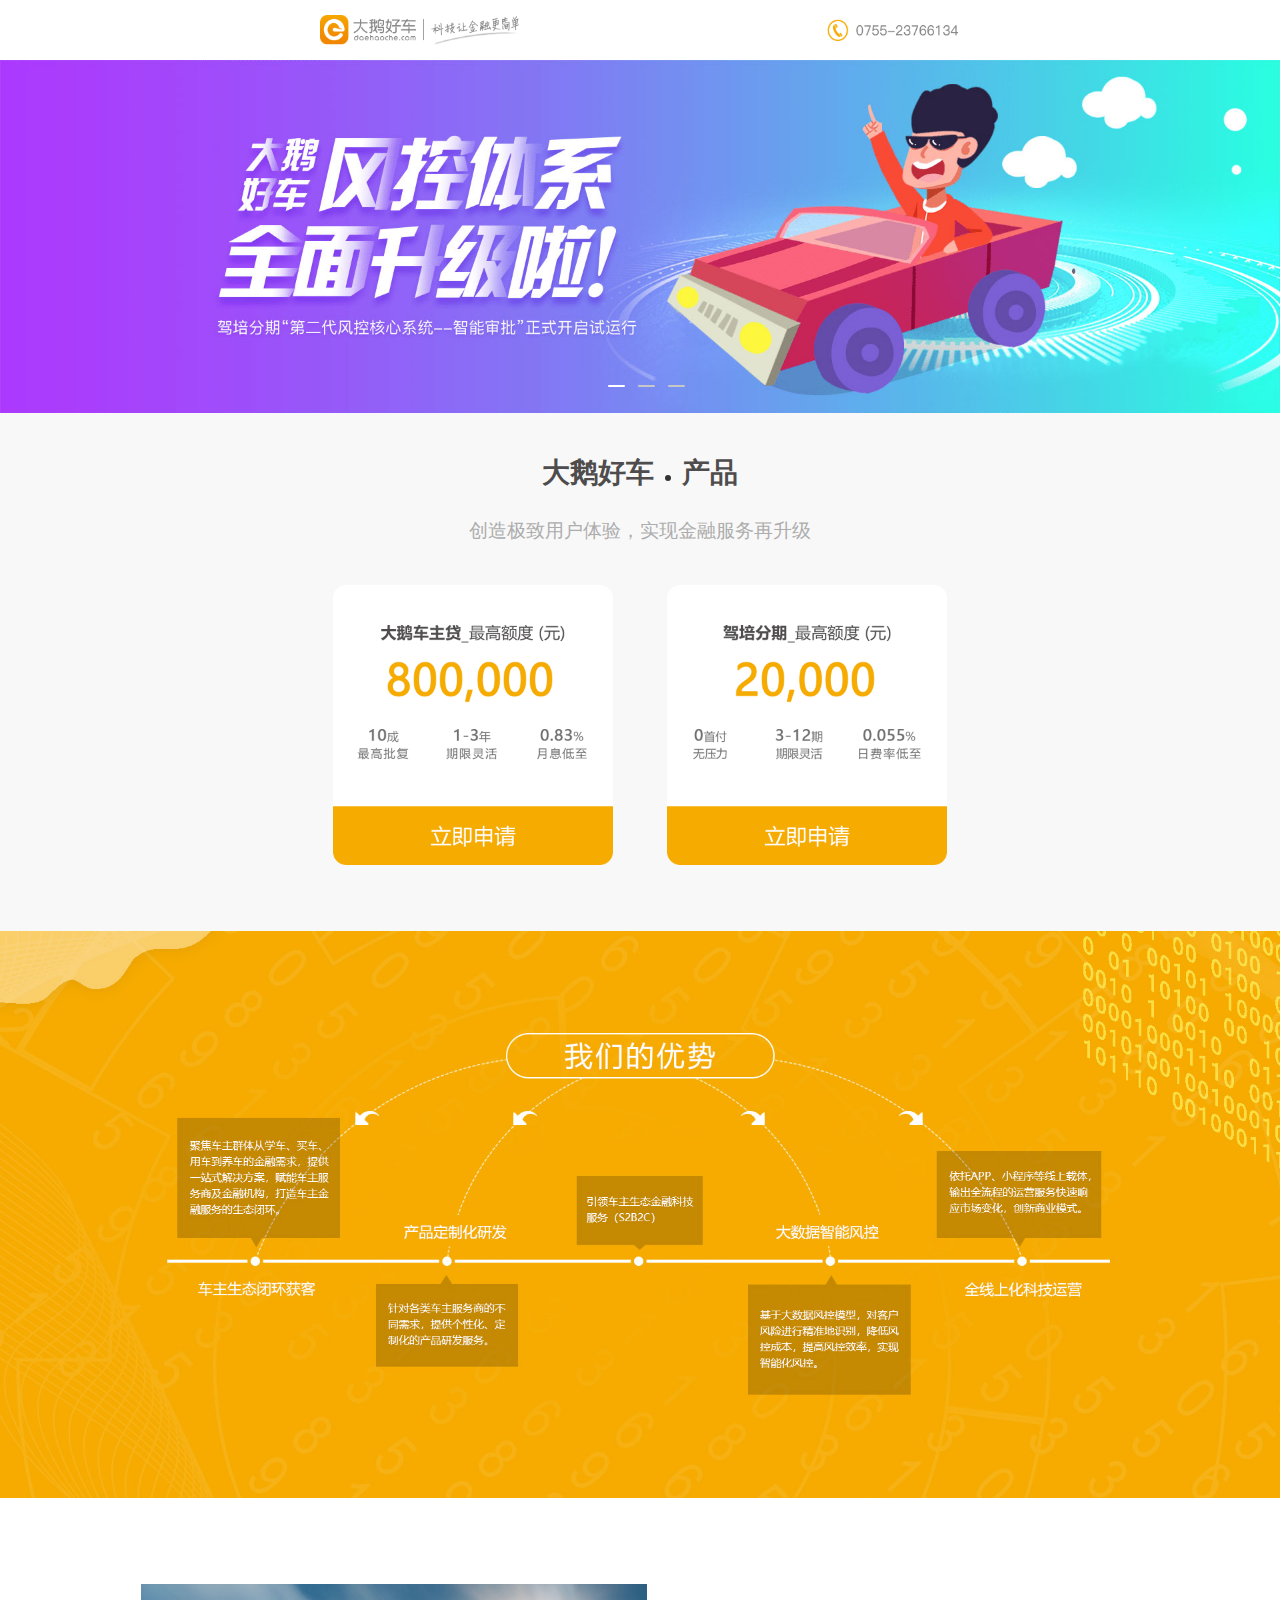
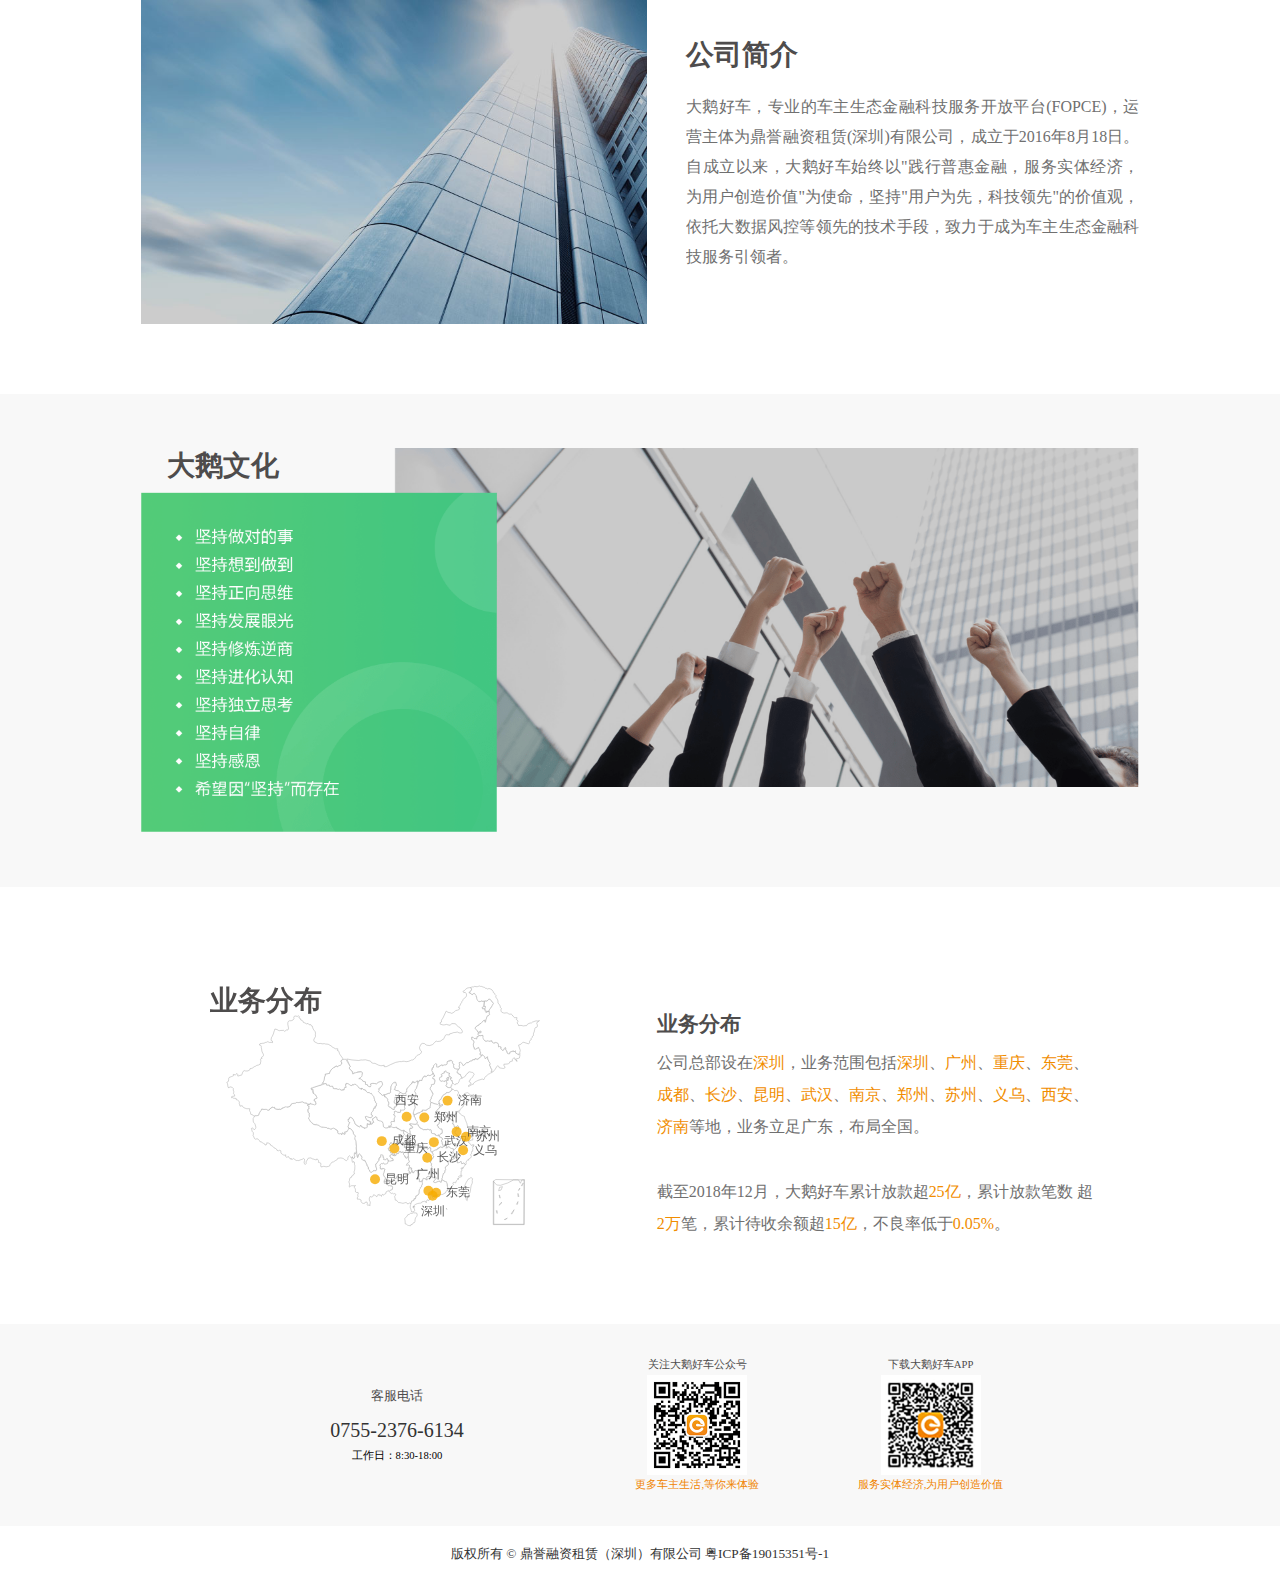
<file: index.html>
<!DOCTYPE html>
<html lang="en">

<head>
    <meta name="viewport" content="width=device-width, initial-scale=1.0">
    <meta http-equiv="X-UA-Compatible" content="IE=edge,chrome=1" />
    <meta http-equiv="Content-Type" content="text/html; charset=UTF-8" />
    <meta name="keywords" content="大鹅好车|车主贷|大额借款|智能风控|学车分期|引领车主生态金融科技服务">
    <meta name="description" content="大鹅好车是专业的车主生态金融科技服务开放平台，为小微企业及个人解决融资难题！">
    <meta name="baidu-site-verification" content="cDz2S46jZj" />
    <META HTTP-EQUIV="Pragma" CONTENT="no-cache">
    <META HTTP-EQUIV="Cache-Control" CONTENT="no-cache">
    <META HTTP-EQUIV="Expires" CONTENT="0">
    <meta name="baidu-site-verification" content="BmdSg5puD1" />
    <title>大鹅好车-官方网站</title>
</head>
<link rel="stylesheet" type="text/css" href="./css/index.css">
<link rel="stylesheet" type="text/css" href="./css/swiper.min.css">
<link rel="icon" href="./img/mypanda.ico" type="image/x-icon">
<script src="./js/jquery-3.3.1.min.js"></script>
<script src="./js/swiper.min.js"></script>
<script src="./js/echarts.min.js"></script>
<script src="./js/china.js"></script>

<body>
    <div class="home_bg">
        <section>
            <header class="dae-header">
                <img class="logo logo_left" src="./img/logo.png" alt="">
                <!-- <img class="logo_mid" alt=""> -->
                <img class="logo logo_right" src="./img/service.png" alt="">
            </header>
        </section>
        <section class="swiper_box">
            <div class="swiper-container">
                <div class="swiper-wrapper">
                    <!-- <div class="swiper-slide"><img src="./img/banner1.jpg" alt=""></div> -->
                    <div class="swiper-slide"><img src="./img/banner2.jpg" alt=""></div>
                    <div class="swiper-slide"><a class="navito" href="./chedai.html" target="_blank"><img src="./img/banner3.jpg"
                                alt=""></a></div>
                    <div class="swiper-slide"><a class="navito" href="./jiapei.html" target="_blank"><img src="./img/banner4.jpg"
                                alt=""></a></div>
                </div>
                <div class="swiper-pagination"></div>
            </div>
        </section>
        <section>
            <main>
                <div class="detail-box1">
                    <div class="content-words">
                        <p class="line1">
                            <span>大鹅好车</span><span>产品</span>
                        </p>
                        <p class="line2">
                            <span>创造极致用户体验，实现金融服务再升级</span>
                        </p>
                    </div>
                    <div class="content-img">
                        <div>
                            <img class="naviToChedai" src="./img/car_loans.png" alt="">
                        </div>
                        <div>
                            <img class="naviToJiapei" src="./img/driving_installment.png" alt="">
                        </div>
                    </div>
                </div>
                <div class="detail-box2">
                    <img src="./img/advantage.jpg" alt="">
                </div>
                <div class="detail-box3">
                    <img src="./img/mansion.jpg" alt="">
                    <div class="content-words">
                        <span>公司简介</span>
                        <p>
                            大鹅好车，专业的车主生态金融科技服务开放平台(FOPCE)，运营主体为鼎誉融资租赁(深圳)有限公司，成立于2016年8月18日。自成立以来，大鹅好车始终以"践行普惠金融，服务实体经济，为用户创造价值"为使命，坚持"用户为先，科技领先"的价值观，依托大数据风控等领先的技术手段，致力于成为车主生态金融科技服务引领者。
                        </p>
                    </div>
                </div>
                <div class="detail-box4">
                    <span>大鹅文化</span>
                    <img src="./img/culture.png" alt="">
                </div>
                <div class="detail-box5">
                    <div class="left-box">
                        <span>业务分布</span>
                        <!-- <img src="./img/map.png" alt=""> -->
                        <div id="mychina"></div>
                    </div>
                    <div class="
                            right-box">
                        <span>业务分布</span>
                        <p class="p1">
                            公司总部设在<span class="orange_font">深圳</span>，业务范围包括<span class="orange_font">深圳</span>、<span
                                class="orange_font">广州</span>、<span class="orange_font">重庆</span>、<span class="orange_font">东莞</span>、
                            <span class="orange_font">成都</span>、<span class="orange_font">长沙</span>、<span class="orange_font">昆明</span>、<span
                                class="orange_font">武汉</span>、<span class="orange_font">南京</span>、<span class="orange_font">郑州</span>、<span
                                class="orange_font">苏州</span>、<span class="orange_font">义乌</span>、<span class="orange_font">西安</span>、
                            <span class="orange_font">济南</span>等地，业务立足广东，布局全国。
                        </p>
                        <p class="p2">
                            截至2018年12月，大鹅好车累计放款超<span class="orange_font">25亿</span>，累计放款笔数
                            超<span class="orange_font">2万</span>笔，累计待收余额超<span class="orange_font">15亿</span>，不良率低于<span
                                class="orange_font">0.05%</span>。
                        </p>
                    </div>
                </div>
                <div class="detail-box6">
                    <div class="contract-box">
                        <span class="line1">客服电话</span>
                        <span class="line2">0755-2376-6134</span>
                        <span class="line3">工作日：8:30-18:00</span>
                        <!-- <span class="line4">联系客服</span> -->
                    </div>
                    <div class="public-box">
                        <span class="line1">关注大鹅好车公众号</span>
                        <img src="./img/wechat.png" alt="">
                        <span class="line3">更多车主生活,等你来体验</span>
                    </div>
                    <div class="app-box">
                        <span class="line1">下载大鹅好车APP</span>
                        <img src="./img/download.png" alt="">
                        <span class="line3">服务实体经济,为用户创造价值</span>
                    </div>
                </div>
            </main>
        </section>
        <section>
            <footer class="dae-footer">
                <p>
                    版权所有 © 鼎誉融资租赁（深圳）有限公司
                    粤ICP备19015351号-1
                </p>
            </footer>
        </section>
    </div>

    <script src="./js/index.js"></script>
</body>

</html>
</file>
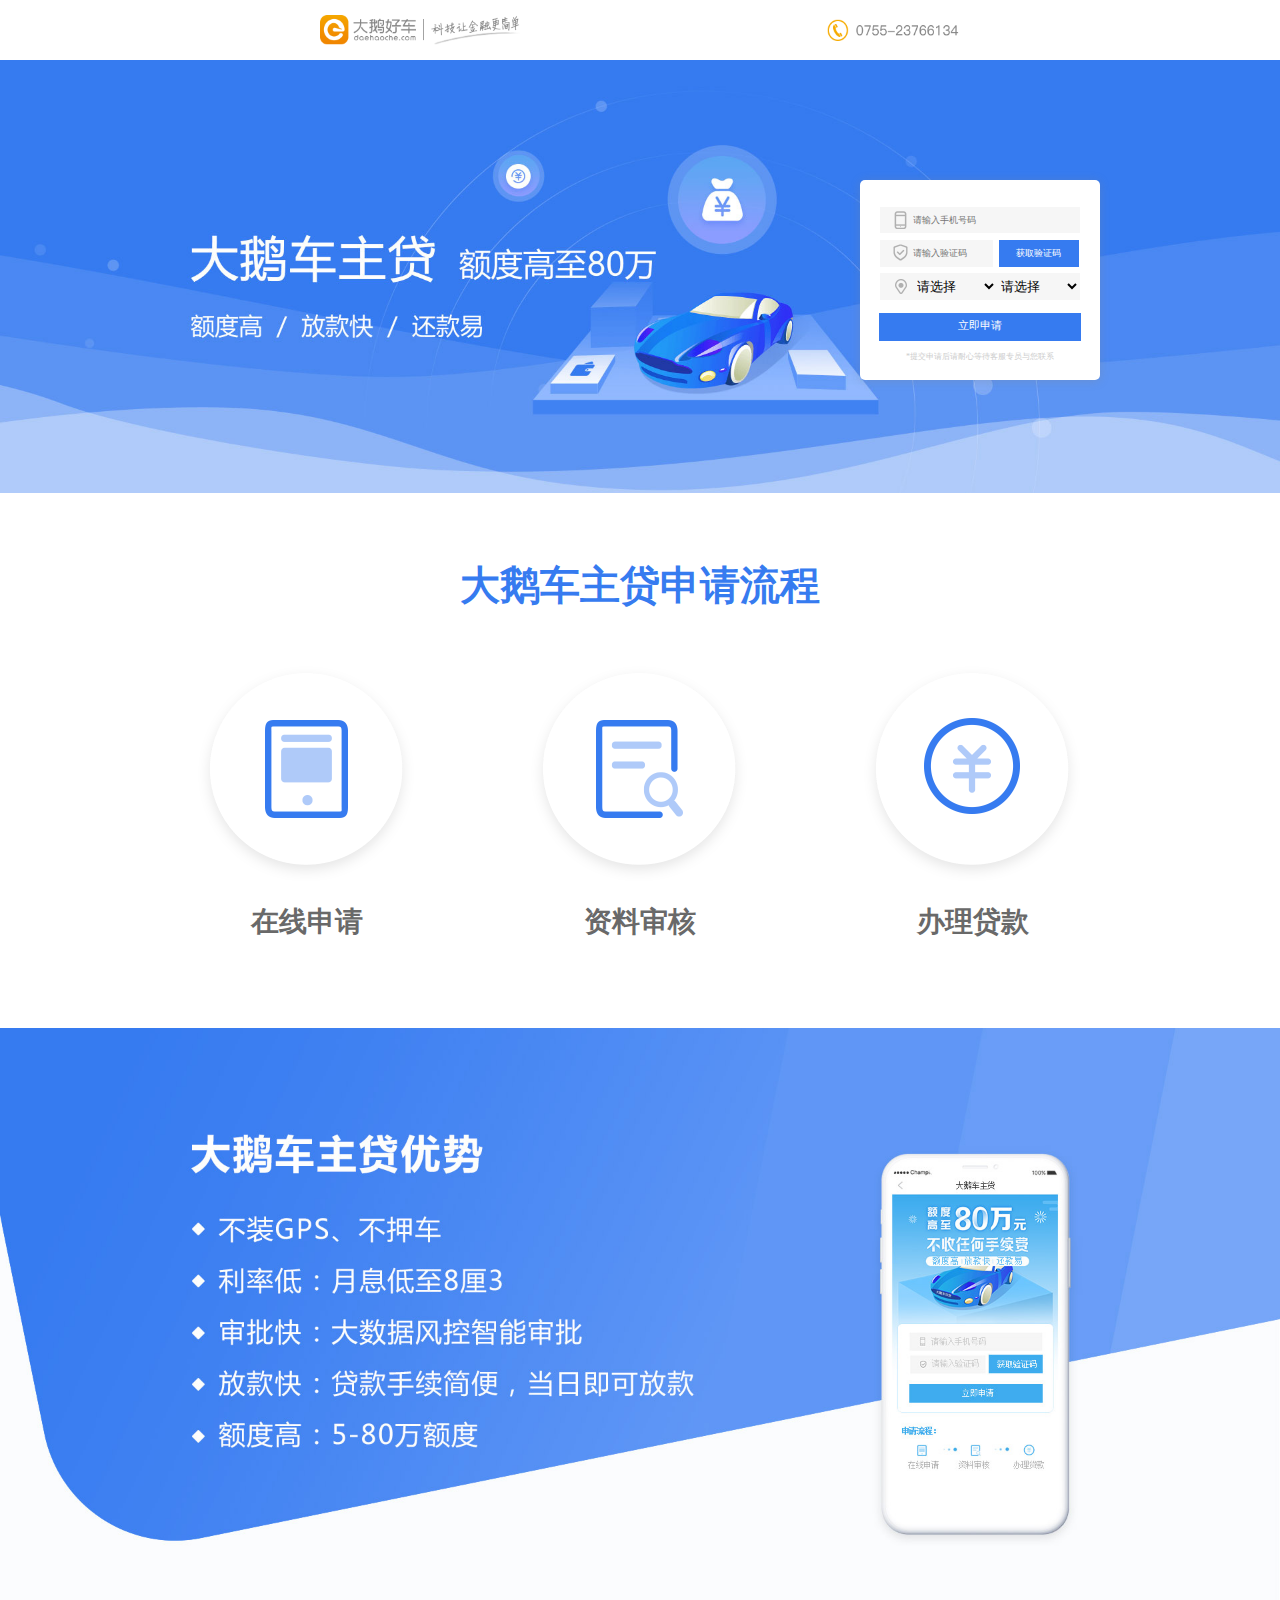
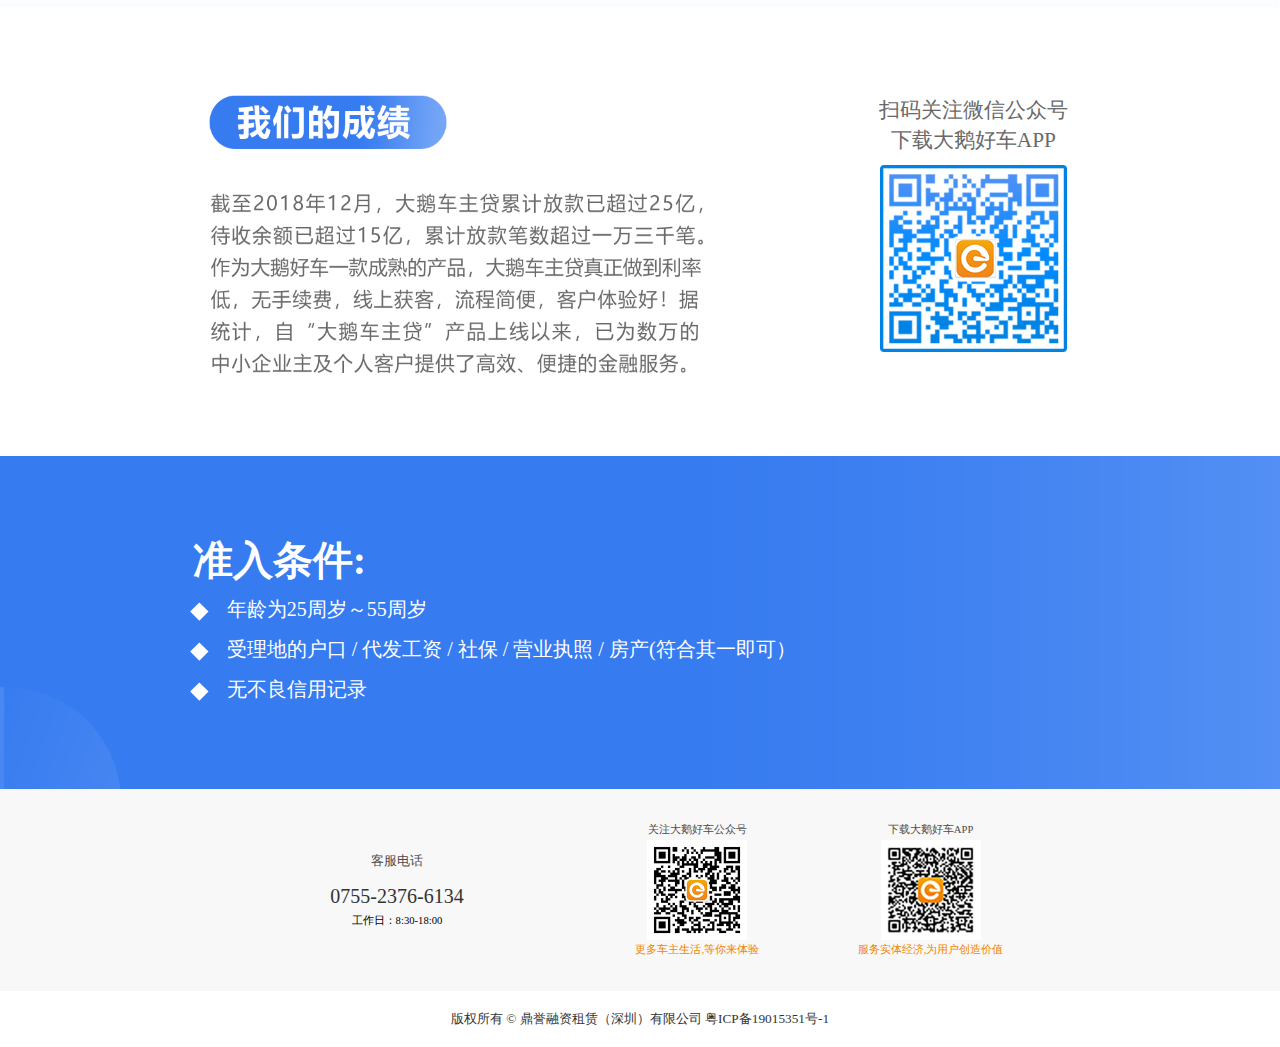
<file: chedai.html>
<!DOCTYPE html>
<html lang="en">

<head>
    <meta name="viewport" content="width=device-width, initial-scale=1.0">
    <meta http-equiv="X-UA-Compatible" content="IE=edge,chrome=1" />
    <meta http-equiv="Content-Type" content="text/html; charset=UTF-8" />
    <meta name="keywords" content="大鹅好车|车主贷|大额借款|智能风控|学车分期|引领车主生态金融科技服务">
    <meta name="description" content="大鹅好车是专业的车主生态金融科技服务开放平台，为小微企业及个人解决融资难题！">
    <meta name="baidu-site-verification" content="cDz2S46jZj" />
    <META HTTP-EQUIV="Pragma" CONTENT="no-cache">
    <META HTTP-EQUIV="Cache-Control" CONTENT="no-cache">
    <META HTTP-EQUIV="Expires" CONTENT="0">
    <meta name="baidu-site-verification" content="BmdSg5puD1" />
    <title>大鹅好车</title>
</head>
<link rel="stylesheet" type="text/css" href="./css/index.css">
<link rel="icon" href="./img/mypanda.ico" type="image/x-icon">
<script src="./js/jquery-3.3.1.min.js"></script>
<script src="./js/swiper.min.js"></script>
<script src="./js/cityInfo.js"></script>
<script src="./js/conmm.js"></script>
<script type="text/javascript" src="https://api.map.baidu.com/api?v=2.0&ak=cHzCprGDBoadOr0TmVz7y27SIYx1bWv5&s=1"></script>
<!-- vCvO3PsahAmvsV4xV8G1sbtTZPZwAldf -->

<body>
    <section>
        <header class="dae-header">
            <img class="logo logo_left" src="./img/logo.png" alt="">
            <!-- <img class="logo_mid" alt=""> -->
            <img class="logo logo_right" src="./img/service.png" alt="">
        </header>
    </section>
    <main>
        <div class="section-one">
            <div class="applyFrom">
                <div class="getInfo">
                    <ul>
                        <li class="getPhone">
                            <input type="tel" name="info" placeholder="请输入手机号码" class="phone">
                        </li>
                        <li class="getCode">
                            <input type="number" name="info" placeholder="请输入验证码" class="code">
                            <input style="padding:0;" type="button" value="获取验证码" class="getCodeInfo org">
                        </li>
                        <li class="getCity">
                            <select name="province" id="province">
                                <option value="请选择">请选择</option>
                            </select>
                            <select name="city" id="city">
                                <option value="请选择">请选择</option>
                            </select>
                        </li>
                    </ul>
                </div>
                <div class="submitInfo">
                    <span>立即申请</span>
                </div>
                <div class="submitTips">
                    <p>*提交申请后请耐心等待客服专员与您联系</p>
                </div>
            </div>
        </div>
        <div class="section-two">
            <div class="title">
                <span>大鹅车主贷申请流程</span>
            </div>
            <div class="content">
                <ul>
                    <li>
                        <img src="./img/che/apply.png" alt="">
                        <p>在线申请</p>
                    </li>
                    <li>
                        <img src="./img/che/audit.png" alt="">
                        <p>资料审核</p>
                    </li>
                    <li>
                        <img src="./img/che/loans.png" alt="">
                        <p>办理贷款</p>
                    </li>
                </ul>
            </div>
        </div>
        <div class="section-three">
            <img src="./img/che/advantage.jpg" alt="">
        </div>
        <div class="section-four">
            <img class="resultImg" src="./img/che/results.png" alt="">
            <div class="qrcodeLabel">
                <div class="contentword">
                    <p>扫码关注微信公众号下载大鹅好车APP</p>
                </div>
                <img class="qrcodeImg" src="./img/che/qr_code.png" alt="">
            </div>
        </div>
        <div class="section-five">
            <div class="">
                <div class="title clearfix">
                    准入条件:
                </div>
                <div class="content">年龄为25周岁～55周岁</div>
                <div class="content">受理地的户口 / 代发工资 / 社保 / 营业执照 / 房产(符合其一即可）</div>
                <div class="content">无不良信用记录</div>
            </div>
        </div>
        <div class="detail-box6">
            <div class="contract-box">
                <span class="line1">客服电话</span>
                <span class="line2">0755-2376-6134</span>
                <span class="line3">工作日：8:30-18:00</span>
                <!-- <span class="line4">联系客服</span> -->
            </div>
            <div class="public-box">
                <span class="line1">关注大鹅好车公众号</span>
                <img src="./img/wechat.png" alt="">
                <span class="line3">更多车主生活,等你来体验</span>
            </div>
            <div class="app-box">
                <span class="line1">下载大鹅好车APP</span>
                <img src="./img/download.png" alt="">
                <span class="line3">服务实体经济,为用户创造价值</span>
            </div>
        </div>
        <div class="tips" style="display:none;">
            <div class="tipsSuccess">
                <div class="tipsTitle">提示<img src="images/delete.png"></div>
                <div class="StateImg"><img src="images/succeed.png"></div>
                <div class="StateTxt">您已提交，请耐心等待客服联系</div>
                <div class="StateInput"><span>确认</span></div>
            </div>
        </div>
    </main>
    <section>
        <footer class="dae-footer">
            <p>
                版权所有 © 鼎誉融资租赁（深圳）有限公司
                粤ICP备19015351号-1
            </p>
        </footer>
    </section>
    <script src="./js/chedai.js"></script>

</body>

</html>
</file>
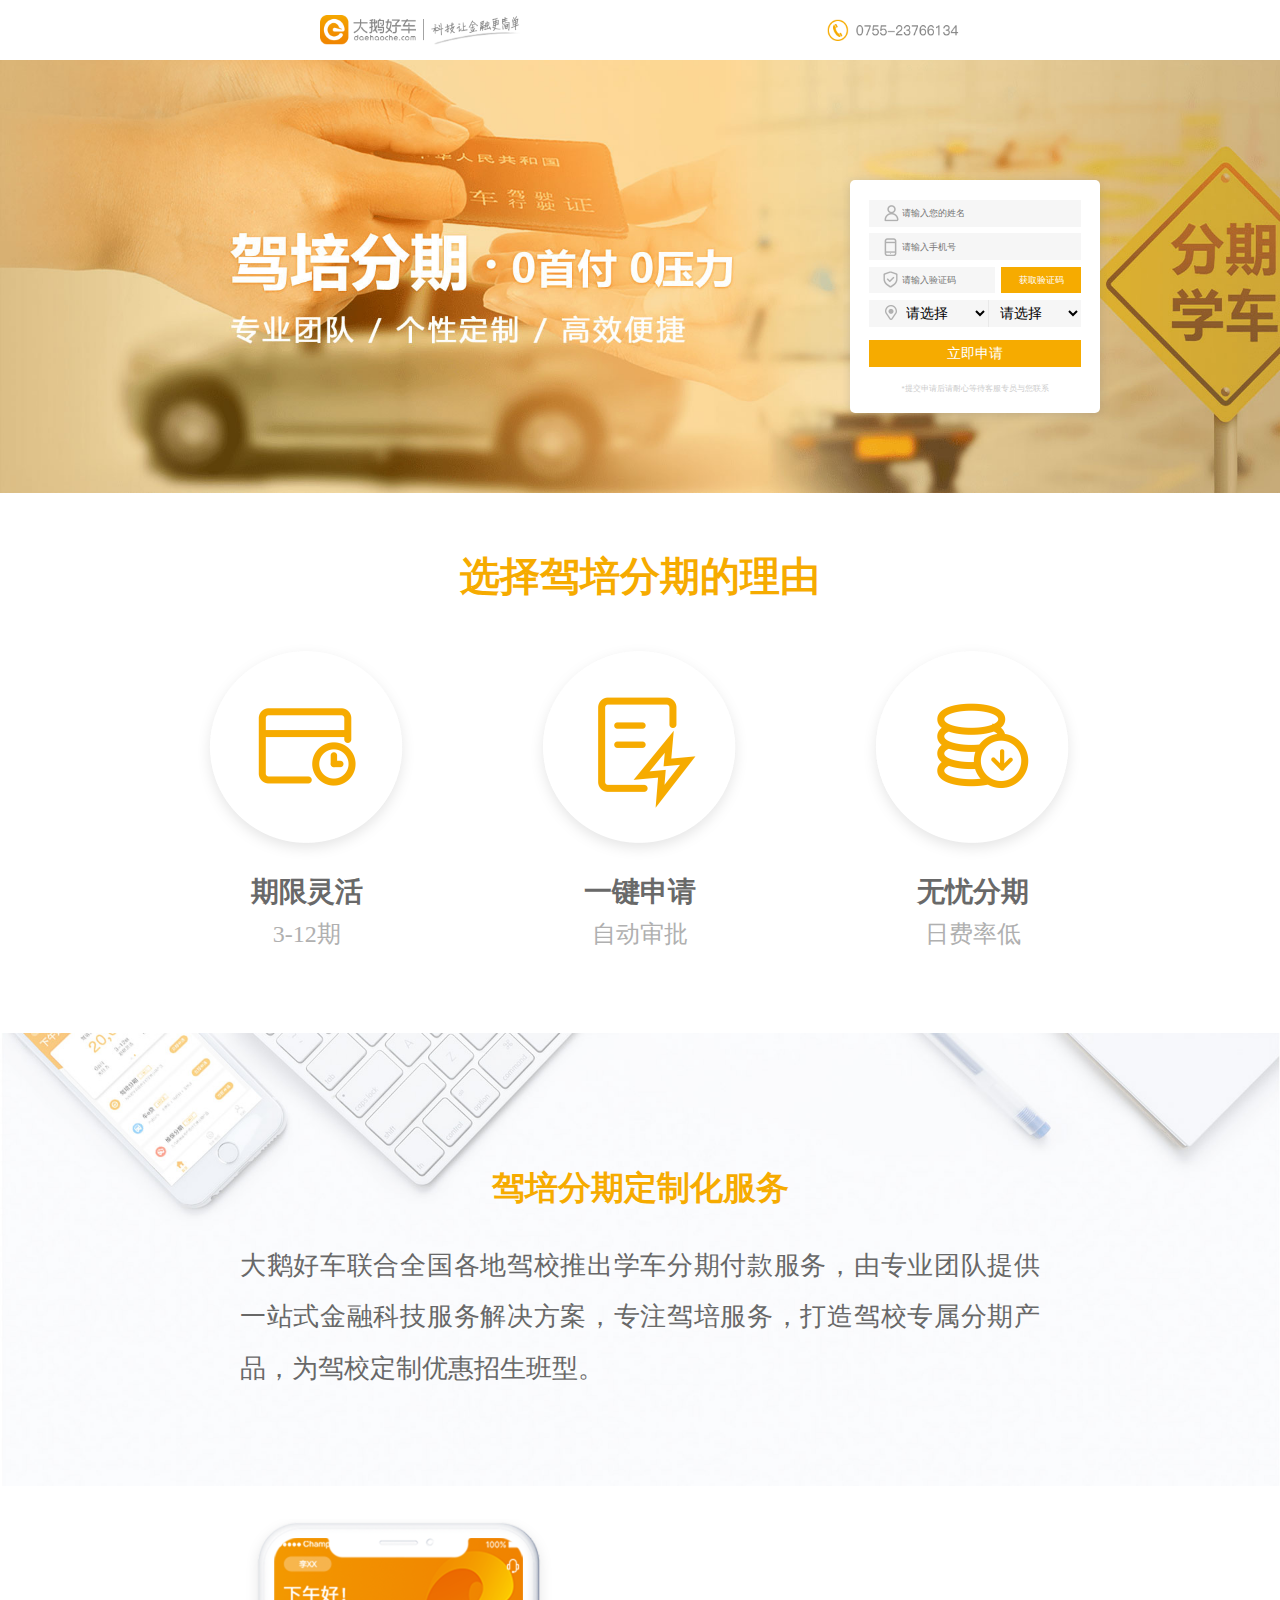
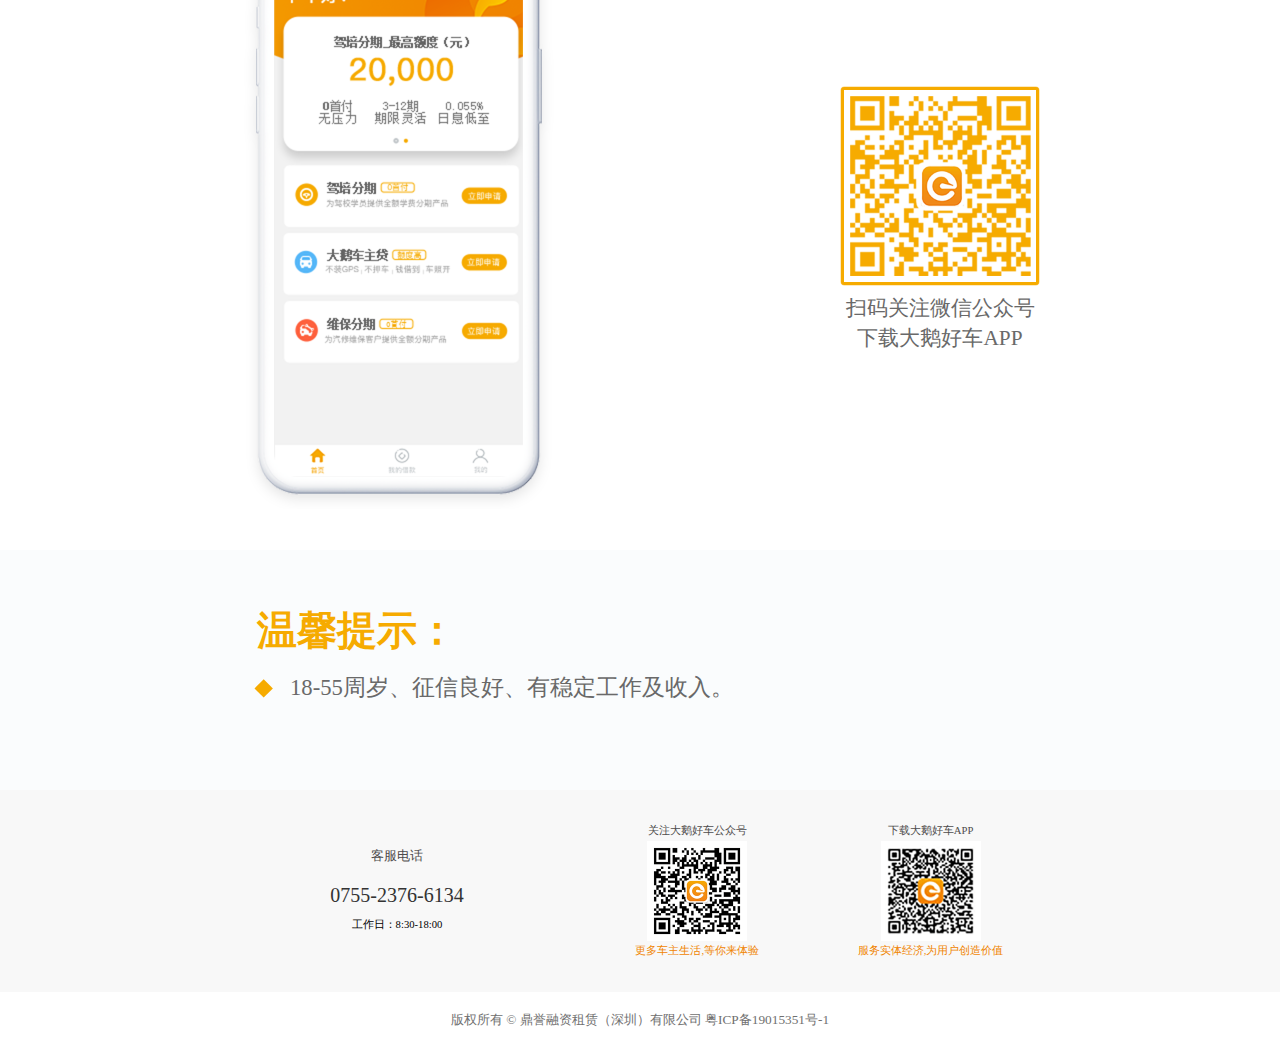
<file: jiapei.html>
<!DOCTYPE html>
<html>

<head>
    <meta name="viewport" content="width=device-width, initial-scale=1.0">
    <meta http-equiv="X-UA-Compatible" content="IE=edge,chrome=1" />
    <meta http-equiv="Content-Type" content="text/html; charset=UTF-8" />
    <meta name="keywords" content="大鹅好车|车主贷|大额借款|智能风控|学车分期|引领车主生态金融科技服务">
    <meta name="description" content="大鹅好车是专业的车主生态金融科技服务开放平台，为小微企业及个人解决融资难题！">
    <meta name="baidu-site-verification" content="cDz2S46jZj" />
    <META HTTP-EQUIV="Pragma" CONTENT="no-cache">
    <META HTTP-EQUIV="Cache-Control" CONTENT="no-cache">
    <META HTTP-EQUIV="Expires" CONTENT="0">
    <meta name="baidu-site-verification" content="BmdSg5puD1" />
    <title>大鹅好车</title>
    <meta name="viewport" content="width=device-width, initial-scale=1">
    <link rel="stylesheet" type="text/css" href="css/style.css" />
    <link rel="icon" href="./img/mypanda.ico" type="image/x-icon">
    <script src="js/jquery-3.3.1.min.js"></script>
    <script src="js/conmm.js"></script>
    <script src="js/cityInfo.js"></script>
    <script type="text/javascript" src="https://api.map.baidu.com/api?v=2.0&ak=cHzCprGDBoadOr0TmVz7y27SIYx1bWv5&s=1"></script>
    <!-- vCvO3PsahAmvsV4xV8G1sbtTZPZwAldf -->
</head>

<body>
    <section>
        <header class="dae-header">
            <img class="logo logo_left" src="./img/logo.png" alt="">
            <!-- <img class="logo_mid" alt=""> -->
            <img class="logo logo_right" src="./img/service.png" alt="">
        </header>
    </section>
    <div class="banner">
        <div class="getFromInfo">
            <div class="getInfo">
                <ul>
                    <li class="getName"><input type="text" placeholder="请输入您的姓名" class="name"></li>
                    <li class="getPhone"><input type="number" placeholder="请输入手机号" class="phone"></li>
                    <!-- <li class="getSchool">
                        <input class="school" type="text" id="schoolInput" name="schoolInput" onfocus="setfocus(this)"
                            oninput="setinput(this);" placeholder="请选择驾校" />
                        <select name="schoolSelect" id="schoolSelect" onchange="changeF(this)" size="10">
                        </select>
                    </li> -->
                    <li class="getCode"><input type="number" placeholder="请输入验证码" class="code"><input type="button"
                            value="获取验证码" class="getCodeInfo org"></li>
                    <li class="getCity">
                        <select id="province" name="province">
                            <option value="请选择">请选择</option>
                        </select>
                        <select id="city" name="city">
                            <option value="请选择">请选择</option>
                        </select>
                    </li>
                </ul>
            </div>
            <div class="submitInfo">立即申请</div>
            <div class="submitTips">*提交申请后请耐心等待客服专员与您联系</div>
        </div>
    </div>
    <div class="byStagesTab1">
        <div class="byStagesTab1ContSpec">
            <div class="tab1Title">选择驾培分期的理由</div>
            <div class="tab1Cont">
                <ul>
                    <li>
                        <img src="images/deadline.png">
                        <h2>期限灵活</h2>
                        <p>3-12期</p>
                    </li>
                    <li>
                        <img src="images/apply.png">
                        <h2>一键申请</h2>
                        <p>自动审批</p>
                    </li>
                    <li>
                        <img src="images/installment.png">
                        <h2>无忧分期</h2>
                        <p>日费率低</p>
                    </li>
                </ul>
            </div>
        </div>
    </div>
    <div class="byStagesTab2">
        <div class="byStagesTab1Cont clearfix">
            <div class="tab2Title">驾培分期定制化服务</div>
            <div class="tab2Cont">大鹅好车联合全国各地驾校推出学车分期付款服务，由专业团队提供一站式金融科技服务解决方案，专注驾培服务，打造驾校专属分期产品，为驾校定制优惠招生班型。</div>
        </div>
    </div>
    <div class="byStagesTab3">
        <div class="byStagesTab1Cont clearfix">
            <div class="tab3contL"><img src="images/demo.png"></div>
            <div class="tab3contR">
                <img src="images/qr_code.png">
                <p>扫码关注微信公众号下载大鹅好车APP</p>
            </div>
        </div>
    </div>
    <div class="byStagesTab4">
        <div class="byStagesTab4Cont clearfix">
            <div class="tab4Title">温馨提示：</div>
            <div class="tab4Cont">18-55周岁、征信良好、有稳定工作及收入。</div>
        </div>
    </div>
    <div class="detail-box6">
        <div class="contract-box">
            <span class="line1">客服电话</span>
            <span class="line2">0755-2376-6134</span>
            <span class="line3">工作日：8:30-18:00</span>
            <!-- <span class="line4">联系客服</span> -->
        </div>
        <div class="public-box">
            <span class="line1">关注大鹅好车公众号</span>
            <img src="./img/wechat.png" alt="">
            <span class="line3">更多车主生活,等你来体验</span>
        </div>
        <div class="app-box">
            <span class="line1">下载大鹅好车APP</span>
            <img src="./img/download.png" alt="">
            <span class="line3">服务实体经济,为用户创造价值</span>
        </div>
    </div>
    <div class="tips" style="display:none;">
        <div class="tipsSuccess">
            <div class="tipsTitle">提示<img src="images/delete.png"></div>
            <div class="StateImg"><img src="images/succeed.png"></div>
            <div class="StateTxt">您已提交，请耐心等待客服联系</div>
            <div class="StateInput"><span>确认</span></div>
        </div>
    </div>
    <section>
        <footer class="dae-footer">
            <p>
                版权所有 © 鼎誉融资租赁（深圳）有限公司
                粤ICP备19015351号-1
            </p>
        </footer>
    </section>
</body>

</html>
<script src="js/carByStages.js"></script>
</file>
<file: css/index.css>
* {
    box-sizing: border-box;
    margin: 0;
    padding: 0;
}

body,
div,
dl,
dt,
dd,
ul,
ol,
li,
h1,
h2,
h3,
h4,
h5,
h6,
pre,
code,
form,
fieldset,
legend,
input,
textarea,
p,
blockquote,
th,
td,
hr,
button,
article,
aside,
details,
figcaption,
figure,
footer,
header,
hgroup,
menu,
nav,
section {
    margin: 0;
    padding: 0;
    color: #333;
}

ul {
    list-style: none;
}

/* 去除input=number箭头 */
input::-webkit-outer-spin-button,
input::-webkit-inner-spin-button {
    -webkit-appearance: none;
}

input[type="number"] {
    -moz-appearance: textfield;
}

.clearfix:after {
    visibility: hidden;
    display: block;
    font-size: 0;
    content: " ";
    clear: both;
    height: 0;
}

.clearfix {
    zoom: 1;
    /* for IE6 IE7 */
}

.dae-header {
    height: .9rem;
    background-color: #fff;
    display: flex;
    display: -webkit-box;
    display: -ms-flexbox;
    display: -webkit-flex;
    justify-content: space-between;
    -webkit-box-pack: space-between;
    -ms-flex-pack: space-between;
    -webkit-justify-content: space-between;
    align-items: center;
    width: 50%;
    margin: 0 auto;
}

.dae-header .logo_left {
    width: 3rem;
    height: .44rem;
    cursor: pointer;
}

.dae-header .logo_right {
    width: 2rem;
    height: .32rem;
}

.swiper-container {
    width: 100%;
    height: 5.3rem;
}

.swiper-container img {
    width: 100%;
}

.swiper-container .swiper-wrapper .swiper-slide .navito {
    color: #fff;
    width: 100%;
    height: 100%;
    display: block;
}

.phone:focus,
.code:focus,
.city:focus,
.getInfo ul li.getCity select:focus {
    outline: none;
    border-color: rgb(69, 130, 235);
    color: #333;
    box-shadow: 0 0 10px rgba(54, 123, 240, 1);
    border-radius: 5px;
}

.detail-box1 {
    width: 100%;
    height: 7.77rem;
    text-align: center;
    background: rgba(248, 248, 248, 1);
}

.detail-box1 .content-words {
    height: 2.57rem;
    margin: 0 auto;
    display: flex;
    display: -webkit-box;
    display: -ms-flexbox;
    display: -webkit-flex;
    flex-direction: column;
    -webkit-box-orient: column;
    -ms-flex-direction: column;
    -webkit-flex-direction: column;
    justify-content: center;
    -webkit-box-pack: center;
    -ms-flex-pack: center;
    -webkit-justify-content: center;
    align-items: center;
    -webkit-box-align: center;
    -ms-flex-align: center;
    -webkit-align-items: center;
}

.detail-box1 .content-words .line1 {
    color: #4E4C4C;
    font-size: .42rem;
    font-family: Microsoft YaHei;
    font-weight: bold;
}

.detail-box1 .content-words .line1 :nth-child(1) {
    position: relative;
    margin-right: .43rem;
}

.detail-box1 .content-words .line1 :nth-child(1):after {
    content: "";
    color: #333;
    height: 0.09rem;
    width: 0.09rem;
    border-radius: 100%;
    font-weight: bold;
    display: block;
    background-color: #333;
    position: absolute;
    top: .26rem;
    right: -.26rem
}

.detail-box1 .content-words .line2 {
    padding-top: .38rem;
    color: #ADADAD;
    font-size: .28rem;
    font-family: PMicrosoft YaHei;
    font-weight: 500;
}

.detail-box1 .content-img {
    width: 9.2rem;
    margin: 0 auto;
    display: flex;
    display: -webkit-box;
    display: -ms-flexbox;
    display: -webkit-flex;
    justify-content: space-between;
    -webkit-box-pack: space-between;
    -ms-flex-pack: space-between;
    -webkit-justify-content: space-between;
}

.detail-box1 .content-img img {
    width: 4.2rem;
    height: 4.2rem;
    cursor: pointer;
    overflow: hidden;
    /* background-color: #e4cdcd; */
}

.detail-box1 .content-img img:hover {
    box-shadow: 5px 5px 20px 3px #929292;
    border-radius: .2rem;
    transform: scale(1.06);
}

.detail-box2 img {
    width: 100%;
}

.detail-box3 {
    width: 14.98rem;
    height: 7.2rem;
    margin: 0 auto;
    display: flex;
    display: -webkit-box;
    display: -ms-flexbox;
    display: -webkit-flex;
    justify-content: space-between;
    -webkit-box-pack: space-between;
    -ms-flex-pack: space-between;
    -webkit-justify-content: space-between;
    align-items: center;
    -webkit-box-align: center;
    -ms-flex-align: center;
    -webkit-align-items: center;
}

.detail-box3 img {
    width: 7.6rem;
    height: 5.1rem;
}

.detail-box3 .content-words {
    display: flex;
    display: -webkit-box;
    display: -ms-flexbox;
    display: -webkit-flex;

    flex-direction: column;
    -webkit-box-orient: column;
    -ms-flex-direction: column;
    -webkit-flex-direction: column;

    justify-content: center;
    -webkit-box-pack: center;
    -ms-flex-pack: center;
    -webkit-justify-content: center;
}

.detail-box3 .content-words span {
    width: 1.70rem;
    height: .4rem;
    font-size: .42rem;
    font-family: Microsoft YaHei;
    font-weight: bold;
    color: rgba(78, 76, 76, 1);
}

.detail-box3 .content-words p {
    text-align: justify;
    /* word-wrap: break-word; */
    /* text-justify: inter-ideograph; */
    /*IE*/
    margin-top: .45rem;
    width: 6.8rem;
    /* height: 2.48rem; */
    font-size: .24rem;
    font-family: Microsoft YaHei;
    font-weight: 500;
    color: rgba(112, 112, 112, 1);
    line-height: .45rem;
    /* word-wrap: break-word; */
    /* word-break: break-all; */
    overflow: hidden;
}

.detail-box4 {
    width: 100%;
    height: 7.4rem;
    text-align: center;
    padding-top: .78rem;
    background: rgba(248, 248, 248, 1);
    position: relative;
    /* line-height: 7.4rem; */
}

.detail-box4 span {
    position: absolute;
    top: .79rem;
    left: 2.5rem;
    display: block;
    font-size: .42rem;
    font-family: MicrosoftYaHei-Bold;
    font-weight: bold;
    color: rgba(78, 76, 76, 1);
}

.detail-box4 img {

    width: 15rem;
    height: 5.8rem;
}

.detail-box5 {
    width: 100%;
    height: 6.55rem;
}

.detail-box6 {
    width: 100%;
    height: 3.03rem;
    background: rgba(248, 248, 248, 1);
    display: flex;
    display: -webkit-box;
    display: -ms-flexbox;
    display: -webkit-flex;
    /* justify-content: space-between; */
    /* align-items: center; */
}

.detail-box6 .contract-box {
    width: 2.51rem;
    display: flex;
    display: -webkit-box;
    display: -ms-flexbox;
    display: -webkit-flex;
    flex-direction: column;
    -webkit-box-orient: column;
    -ms-flex-direction: column;
    -webkit-flex-direction: column;

    justify-content: center;
    -webkit-box-pack: center;
    -ms-flex-pack: center;
    -webkit-justify-content: center;

    align-items: center;
    -webkit-box-align: center;
    -ms-flex-align: center;
    -webkit-align-items: center;

    font-family: Microsoft YaHei;
    /* flex: 1.5; */
    float: left;
    margin-left: 4.7rem;
}

.detail-box6 .contract-box .line1 {
    font-size: .2rem;
    font-weight: 500;
    color: rgba(78, 76, 76, 1);

}

.detail-box6 .contract-box .line2 {
    font-size: .3rem;
    font-weight: 500;
    color: rgba(51, 51, 51, 1);
    margin-top: .22rem;
}

.detail-box6 .contract-box .line3 {
    /* width: 149px; */
    /* height: 16px; */
    font-size: .16rem;
    font-weight: 500;
    color: rgba(0, 0, 0, 1);
    margin-top: .10rem;
}

.detail-box6 .contract-box .line4 {
    width: 1.22rem;
    height: .35rem;
    background: rgba(246, 171, 0, 1);
    border-radius: .18rem;
    font-size: .16rem;
    font-weight: 500;
    color: rgba(255, 255, 255, 1);
    text-align: center;
    margin-top: .17rem;
    line-height: .35rem;
}

.detail-box6 .public-box,
.detail-box6 .app-box {
    width: 2.5rem;
    display: flex;
    display: -webkit-box;
    display: -ms-flexbox;
    display: -webkit-flex;
    flex-direction: column;
    -webkit-box-orient: column;
    -ms-flex-direction: column;
    -webkit-flex-direction: column;
    justify-content: center;
    -webkit-box-pack: center;
    -ms-flex-pack: center;
    -webkit-justify-content: center;
    align-items: center;
    -webkit-box-align: center;
    -ms-flex-align: center;
    -webkit-align-items: center;
    font-family: Microsoft YaHei;
    float: left;

}

.detail-box6 .public-box {
    margin-left: 2rem;
}

.detail-box6 .app-box {
    margin-left: 1rem;
}

.detail-box6 .public-box .line1,
.detail-box6 .app-box .line1 {
    font-size: .16rem;
    font-weight: 500;
    color: rgba(78, 76, 76, 1);
    line-height: .3rem;

}

.detail-box6 .public-box .line3,
.detail-box6 .app-box .line3 {
    font-size: .16rem;
    font-weight: 500;
    color: rgba(240, 132, 0, 1);
    line-height: .3rem;
}

.dae-footer {
    width: 100%;
    height: .83rem;
    font-family: Microsoft YaHei;
    font-weight: 400;
    color: rgba(112, 112, 112, 1);
    line-height: .45rem;
    font-size: .2rem;
    text-align: center;
    line-height: .83rem;
}

.detail-box5 {
    display: flex;
    display: -webkit-box;
    display: -ms-flexbox;
    display: -webkit-flex;
    justify-content: center;
    -webkit-box-pack: center;
    -ms-flex-pack: center;
    -webkit-justify-content: center;
    align-items: center;
    -webkit-box-align: center;
    -ms-flex-align: center;
    -webkit-align-items: center;
    font-family: Microsoft YaHei;
}

.detail-box5 .left-box {
    /* width: 600px; */
    /* height: 500px; */
    position: relative;
}

/* .detail-box5 #mychina {
    width: 600px;
    height: 500px;
} */

@media screen and (min-width: 960px) and (max-width: 1440px) {

    #mychina {
        width: 400px;
        height: 300px;
    }
}

@media screen and (min-width: 1440px) {

    #mychina {
        width: 600px;
        height: 500px;
    }

}



.detail-box5 .left-box span {
    position: absolute;
    top: 0.4rem;
    left: .4rem;
    font-size: .42rem;
    font-weight: bold;
    color: rgba(78, 76, 76, 1);
    z-index: 999;
}

.detail-box5 .right-box {
    width: 6.6rem;
    margin-left: 1.1rem;
}

.detail-box5 .right-box .orange_font {
    color: #F18D00;
    font-size: .24rem;
    font-weight: 500;
    line-height: .48rem;
    font-family: Microsoft YaHei;
}

.detail-box5 .right-box span {
    font-size: .32rem;
    font-weight: bold;
    color: rgba(78, 76, 76, 1);
}

.detail-box5 .right-box .p1,
.detail-box5 .right-box .p2 {
    font-size: .24rem;
    font-weight: 500;
    color: rgba(112, 112, 112, 1);
    line-height: .48rem;
}

.detail-box5 .right-box .p2 {
    margin-top: .5rem;
}

.my-bullet {
    width: .25rem;
    height: .04rem;
    background: rgba(199, 199, 199, 1);
    /* opacity: .8; */
    border-radius: .18rem;
    display: inline-block;
    margin-left: .2rem;
    cursor: pointer;
}

.my-bullet-active {
    width: .25rem;
    height: .04rem;
    background: #ffffff;
    border-radius: .18rem;
    display: inline-block;
    margin-left: .2rem;
    cursor: pointer;
}

.tips {
    background: rgba(0, 0, 0, .6);
    position: fixed;
    width: 100%;
    height: 100%;
    left: 0;
    top: 0;
    z-index: 99;
}

.tipsSuccess {
    width: 5.5rem;
    height: 3.65rem;
    position: absolute;
    left: 50%;
    top: 50%;
    margin-top: -1.82rem;
    margin-left: -2.75rem;
    background: #fff;
    text-align: center;
    border-radius: 10px;
}

.tipsTitle {
    height: .4rem;
    line-height: .4rem;
    text-align: center;
    background: -webkit-linear-gradient(left, #F6AB00, #F08300);
    /* Safari 5.1 - 6.0 */
    background: -o-linear-gradient(right, #F6AB00, #F08300);
    /* Opera 11.1 - 12.0 */
    background: -moz-linear-gradient(right, #F6AB00, #F08300);
    /* Firefox 3.6 - 15 */
    background: linear-gradient(to right, #F6AB00, #F08300);
    /* 标准的语法 */
    position: relative;
    color: #fff;
    font-size: .16rem;
    border-top-left-radius: 8px;
    border-top-right-radius: 8px;
}

.tipsTitle img {
    position: absolute;
    right: .20rem;
    top: .10rem;
    cursor: pointer;
}

.StateImg {
    margin-top: .4rem;
}

.StateTxt {
    font-family: 'MicrosoftYaHeiUI';
    font-size: .18rem;
    font-weight: 400;
    color: #333;
}

.StateInput {
    margin-top: .30rem;
    font-size: .16rem;
}

.StateInput span {
    width: 2.0rem;
    height: .4rem;
    line-height: .40rem;
    background: #F6AB00;
    display: inline-block;
    font-size: .16rem;
    color: #fff;
    cursor: pointer;
    border-radius: 4px;
}

/* --------------------------大鹅车主贷页面---------------------------------------------- */
/* --------------------------大鹅车主贷页面---------------------------------------------- */
/* --------------------------大鹅车主贷页面---------------------------------------------- */

.section-one {
    /* width: 100%; */
    height: 6.5rem;
    position: relative;
    background: url(../img/che/banner.jpg) no-repeat;
    background-size: 100% 100%;
}

.section-one .applyFrom {
    width: 3.6rem;
    height: 3.0rem;
    background: rgba(255, 255, 255, 1);
    box-shadow: 0px 1px 10px 0px rgba(131, 131, 131, 0.3);
    border-radius: 5px;
    margin: 1.8rem 2.7rem 0 0;
    float: right;
    display: flex;
    display: -webkit-box;
    display: -ms-flexbox;
    display: -webkit-flex;
    flex-direction: column;
    -webkit-box-orient: column;
    -ms-flex-direction: column;
    -webkit-flex-direction: column;
}

.section-one .applyFrom .getInfo {
    margin: 0 auto;
    margin-top: .4rem;
}

.section-one .applyFrom .getInfo ul li {
    width: 3rem;
    height: .4rem;
    margin-bottom: .1rem;
    display: flex;
    display: -webkit-box;
    display: -ms-flexbox;
    display: -webkit-flex;
}

.section-one .applyFrom .getInfo ul li input {
    height: .4rem;
    border: none;
    padding-left: .5rem;
    font-size: .14rem;
}

.section-one .applyFrom .getInfo ul li input.phone {
    width: 3rem;
    height: .4rem;
    background: url(../img/che/phone.png) rgba(246, 246, 246, 1) .18rem no-repeat;
}



.section-one .applyFrom .getInfo ul li input.code {
    width: 1.7rem;
    height: .4rem;
    background: url(../img/che/validation.png) rgba(246, 246, 246, 1) .18rem no-repeat;
}

.section-one .applyFrom .getInfo ul li input.getCodeInfo {
    width: 1.2rem;
    height: .4rem;
    background: rgba(54, 123, 240, 1);
    text-align: center;
    color: rgba(255, 255, 255, 1);
    margin-left: .08rem;
    text-align: center;
    font-size: .14rem;
    font-family: MicrosoftYaHeiUI;
    font-weight: 400;
    cursor: pointer;
}

.section-one .submitInfo {
    width: 3.02rem;
    height: .41rem;
    background: rgba(54, 123, 240, 1);
    font-size: .16rem;
    margin: 0 auto;
    text-align: center;
    line-height: .4rem;
    cursor: pointer;
    margin-top: .1rem;
}

.section-one .submitInfo span {
    font-size: .16rem;
    font-family: Microsoft YaHei;
    font-weight: 500;
    color: rgba(255, 255, 255, 1);
}

.section-one .applyFrom .submitTips {
    margin: 0 auto;
    margin-top: .06rem;
}

.section-one .applyFrom .submitTips p {
    font-size: .12rem;
    font-family: MicrosoftYaHeiUI;
    font-weight: 400;
    color: rgba(204, 204, 204, 1);
    line-height: .37rem;
    white-space: normal nowrap;
}

.section-one .applyFrom .getInfo ul li.getCity {
    padding-left: .5rem;
    background: url(../img/che/location.png) rgba(246, 246, 246, 1).18rem no-repeat;
}

.section-one .applyFrom .getInfo ul li select {
    width: 1.25rem;
    height: .4rem;
    border: 0px;
    background: rgba(246, 246, 246, 1);
}

.section-one .applyFrom .getInfo ul li select option {
    font-size: .14rem;
    font-family: MicrosoftYaHeiUI;
    font-weight: 500;
    color: rgba(51, 51, 51, 1);
}

.section-two {
    width: 100%;
    height: 7.02rem;
    background: #ffffff
}

.section-two .title {
    text-align: center;
    margin-top: 1rem;
    font-size: .6rem;
    font-family: MicrosoftYaHei-Bold;
    font-weight: bold;
    color: rgba(54, 123, 240, 1);
    line-height: .77rem;
}

.section-two .content {
    width: 15rem;
    margin: .8rem auto;
}

.section-two .content ul {
    list-style: none;
    display: flex;
    display: -webkit-box;
    display: -ms-flexbox;
    display: -webkit-flex;
}

.section-two .content ul li {
    flex: 1;
    -webkit-box-flex: 1;
    -ms-flex: 1;
    -webkit-flex: 1;
    text-align: center;
}

.section-two .content ul li p {
    font-size: .42rem;
    font-family: MicrosoftYaHei;
    font-weight: bold;
    color: rgba(105, 105, 105, 1);
    line-height: .64rem;
}

.section-three {
    /* width: 100%; */
    height: 8.7rem;
    /* background: url(../img/che/advantage.jpg) no-repeat; */
}

.section-three img {
    width: 100%;
    height: 8.7rem;
}

.section-four {
    width: 13rem;
    height: 6.72rem;
    margin: 0 auto;
}

.section-four .resultImg {
    width: 7.5rem;
    height: 4.2rem;
    float: left;
    margin-top: 1.3rem;
}

.section-four .qrcodeLabel {
    float: right;
    margin-top: 1.3rem;
    text-align: center;
}

.section-four .qrcodeImg {
    width: 2.8rem;
    height: 2.8rem;
    margin-top: .26rem;
}

.section-four .contentword {
    width: 3.0rem;
    height: .8rem;
    text-align: center;
}

.section-four .contentword p {
    width: 3.0rem;
    height: .8rem;
    font-size: .32rem;
    font-family: Microsoft YaHei;
    font-weight: 400;
    color: rgba(105, 105, 105, 1);
    line-height: .45rem;
}

.section-five {
    width: 100%;
    height: 5rem;
    background: url(../img/che/conditions_background.png) no-repeat;
}

.section-five .title {
    font-size: .6rem;
    font-family: MicrosoftYaHei-Bold;
    font-weight: bold;
    color: rgba(255, 255, 255, 1);
    line-height: .85rem;
    float: left;
    margin: 1.15rem 0 0 2.89rem;

}

.section-five .content {
    font-size: .3rem;
    font-family: Microsoft YaHei;
    font-weight: 400;
    color: rgba(255, 255, 255, 1);
    line-height: .6rem;
    float: left;
    margin-left: 3.4rem;
    clear: both;
    position: relative;
}

.section-five .content::before {
    content: "";
    width: .19rem;
    height: .19rem;
    display: block;
    position: absolute;
    top: 0.23rem;
    left: -0.5rem;
    background: #ffffff;
    transform: rotate(45deg);
}
</file>
<file: css/style.css>
@charset "utf-8";

/*
@名称: base
@功能: 重设浏览器默认样式
*/


/* 防止用户自定义背景颜色对网页的影响，添加让用户可以自定义字体 */

html {
    color: #000;
    background: #fff;
    -webkit-text-size-adjust: 100%;
    -ms-text-size-adjust: 100%;
}


/* 内外边距通常让各个浏览器样式的表现位置不同 */

body,
div,
dl,
dt,
dd,
ul,
ol,
li,
h1,
h2,
h3,
h4,
h5,
h6,
pre,
code,
form,
fieldset,
legend,
input,
textarea,
p,
blockquote,
th,
td,
hr,
button,
article,
aside,
details,
figcaption,
figure,
footer,
header,
hgroup,
menu,
nav,
section {
    margin: 0;
    padding: 0;
    color: #333;
    box-sizing: border-box;
    font-size: 14px;
}

input::-webkit-outer-spin-button,
input::-webkit-inner-spin-button {
    -webkit-appearance: none !important;
}

input[type=number] {
    -moz-appearance: textfield;
}

/* 重设 HTML5 标签, IE 需要在 js 中 createElement(TAG) */

article,
aside,
details,
figcaption,
figure,
footer,
header,
hgroup,
menu,
nav,
section {
    display: block;
}


/* HTML5 媒体文件跟 img 保持一致 */

audio,
canvas,
video {
    display: inline-block;
    *display: inline;
    *zoom: 1;
}


/* 要注意表单元素并不继承父级 font 的问题 */

body,
button,
input,
select,
textarea {
    font: normal 14px/24px "Helvetica Neue", Helvetica, STheiti, "Microsoft Yahei", "冬青黑体简体中文 w3", 宋体, Arial, Tahoma, sans-serif, serif;
    word-wrap: break-word;
}

input,
button,
textarea,
select,
option,
optiongroup {
    font-family: inherit;
    font-size: inherit;
}

input,
select,
textarea {
    font-size: 100%;
}


/* 去掉各Table cell 的边距并让其边重合 */

table {
    border-collapse: collapse;
    border-spacing: 0;
}


/* IE bug fixed: th 不继承 text-align*/

th {
    text-align: inherit;
}


/* 去除默认边框 */

fieldset,
img {
    border: 0;
}


/* ie6 7 8(q) bug 显示为行内表现 */

iframe {
    display: block;
}


/* 去掉 firefox 下此元素的边框 */

abbr,
acronym {
    border: 0;
    font-variant: normal;
}


/* 一致的 del 样式 */

del {
    text-decoration: line-through;
}

address,
caption,
cite,
code,
dfn,
em,
th,
var {
    font-style: normal;
    font-weight: 500;
}


/* 去掉列表前的标识, li 会继承 */

ol,
ul {
    list-style: none;
}


/* 对齐是排版最重要的因素, 别让什么都居中 */

caption,
th {
    text-align: left;
}


/* 来自yahoo, 让标题都自定义, 适应多个系统应用 */

h1,
h2,
h3,
h4,
h5,
h6 {
    font-size: 100%;
    font-weight: 500;
}

q:before,
q:after {
    content: '';
}


/* 统一上标和下标 */

sub,
sup {
    font-size: 75%;
    line-height: 0;
    position: relative;
    vertical-align: baseline;
}

sup {
    top: -0.5em;
}

sub {
    bottom: -0.25em;
}

a {
    color: #333;
}


/* 让链接在 hover 状态下显示下划线 */

a:hover {
    text-decoration: none;
    color: #c00;
}


/* 默认不显示下划线，保持页面简洁 */

ins,
a {
    text-decoration: none;
}


/* 清理浮动 */

.clearfix:after {
    visibility: hidden;
    display: block;
    font-size: 0;
    content: " ";
    clear: both;
    height: 0;
}

.clearfix {
    zoom: 1;
    /* for IE6 IE7 */
}


/* 隐藏, 通常用来与 JS 配合 */

body .fn-hide {
    display: none;
}


/* 设置内联, 减少浮动带来的bug */

.fn-left,
.fn-right {
    display: inline;
}

.fn-left {
    float: left;
}

.fn-right {
    float: right;
}

.banner {
    height: 6.5rem;
    position: relative;
    background: url(../images/banner.jpg) no-repeat;
    background-size: 100% 100%;
}

.getSchool {
    position: relative;
}

.getSchool select {
    position: absolute;
    width: 3.6rem;
    z-index: 10000;
    top: .45rem;
    height: 1rem;
    outline: none;
    border: #F6F6F6;
    background-color: #fff;
    box-shadow: 0 2px 12px 0 rgba(0, 0, 0, 0.1);
    display: none;
}

.getFromInfo {
    width: 3.75rem;
    height: 3.5rem;
    border-radius: 5px;
    background: rgba(255, 255, 255, 1);
    box-shadow: 0px 1px 10px 0px rgba(131, 131, 131, 0.3);
    z-index: 99;
    padding: .3rem .28rem;
    float: right;
    margin: 1.8rem 2.7rem 0 0;
}

.getInfo ul li {
    height: .40rem;
    margin-bottom: .10rem;
    display: flex;
    display: -webkit-box;
    display: -ms-flexbox;
    display: -webkit-flex;
}

.getInfo ul li input {
    height: .40rem;
    border: none;
    padding-left: .50rem;
    font-size: .14rem;
}

.getInfo ul li.getName input.name,
.getInfo ul li.getPhone input.phone,
.getInfo ul li.getCode input.code,
.getInfo ul li.getSchool input.school,
.getInfo ul li.getCity select {
    -webkit-flex: 1;
    -ms-flex: 1;
    flex: 1;
    -webkit-box-flex: 1;
    -moz-box-flex: 1;
    width: 0%;
    display: block;
}

.getInfo ul li.getName input.name {
    width: 3rem;
    height: .4rem;
    background: url(../images/user.png) #F6F6F6 .2rem no-repeat;
}

.getInfo ul li.getPhone input.phone {
    width: 3rem;
    height: .4rem;
    background: url(../images/phone.png) #F6F6F6 .2rem no-repeat;
}

.getInfo ul li.getSchool input.school {
    width: 3rem;
    height: .4rem;
    background: url(../images/driving.png) #F6F6F6 .2rem no-repeat;
}

.getInfo ul li.getCode input.code {
    width: 1.7rem;
    height: .4rem;
    background: url(../images/validation.png) #F6F6F6 .2rem no-repeat;
}

.getInfo ul li.getCity {
    line-height: .4rem;
    padding-left: .5rem;
    background: url(../images/location.png) #F6F6F6 .2rem no-repeat;
}

.getInfo ul li.getCode input.getCodeInfo {
    width: 1.20rem;
    margin-left: .1rem;
    background: #F6AB00;
    color: #fff;
    padding: 0;
    cursor: pointer;
}

.submitInfo {
    height: .41rem;
    background: #F6AB00;
    color: #fff;
    height: .4rem;
    line-height: .4rem;
    text-align: center;
    margin-top: .2rem;
    cursor: pointer;
}

.submitTips {
    margin-top: .15rem;
    text-align: center;
    color: #CCCCCC;
    font-size: .12rem;
}

.name,
.phone,
.school,
.code,
.getInfo ul li.getCity select {
    transition: all 0.3s ease-in-out;
}

.name:focus,
.phone:focus,
.code:focus,
.city:focus,
.school:focus,
.getSchool ul li select:focus,
.getInfo ul li.getCity select:focus {
    outline: none;
    border-color: #FFEC8B;
    color: #333;
    box-shadow: 0 0 10px #F6AB00;
    border-radius: .05rem;
}

.getInfo ul li.getCity select {
    border: none;
    background: #F6F6F6;
}

.getInfo ul li.getCity select:first-child {
    margin-right: .1rem;
    border-right: 1px solid rgb(233, 233, 233);
}

.byStagesTab1Cont {
    width: 12rem;
    margin: 0 auto;
}

.byStagesTab4Cont {
    width: 11.5rem;
    margin: 0 auto;
}

.byStagesTab1ContSpec {
    width: 15rem;
    margin: 0 auto;
}

.tab1Title {
    margin-top: 1.08rem;
    font-size: .6rem;
    font-family: MicrosoftYaHei-Bold;
    font-weight: bold;
    color: #F6AB00;
    text-align: center;
}

.tab1Cont {
    margin-top: .80rem;
    margin-bottom: 1.15rem;
}

.tab1Cont ul {
    display: -webkit-flex;
    display: flex;
}

.tab1Cont ul li {
    -webkit-flex: 1;
    -ms-flex: 1;
    flex: 1;
    -webkit-box-flex: 1;
    -moz-box-flex: 1;
    width: 0%;
    display: block;
    text-align: center;
}

.tab1Cont ul li h2 {
    font-size: .42rem;
    font-weight: bold;
    font-family: MicrosoftYaHei;
    color: rgba(105, 105, 105, 1);
    line-height: .64rem;
}

.tab1Cont ul li p {
    font-size: .36rem;
    font-family: MicrosoftYaHei;
    font-weight: 400;
    color: rgba(176, 176, 176, 1);
    line-height: .64rem;
}

.byStagesTab2 {
    height: 6.80rem;
    background: url(../images/about_background.jpg) no-repeat;
    background-size: 100% 100%;
}

.tab2Title {
    width: 100%;
    float: left;
    margin-top: 2.15rem;
    font-size: .50rem;
    font-family: MicrosoftYaHei-Bold;
    font-weight: bold;
    color: #F6AB00;
    text-align: center;
}

.tab2Cont {
    float: left;
    width: 100%;
    font-family: MicrosoftYaHei;
    font-size: .39rem;
    font-weight: 400;
    color: rgba(104, 104, 104, 1);
    line-height: .77rem;
    margin-top: .60rem;
    text-align: justify;
}

.tab3contL {
    /* width: 3.20rem; */
    float: left;
}

.tab3contR {
    /* width: 3.11rem; */
    float: right;
    margin-top: 2.50rem;
    text-align: center;
}

.tab3contR img {
    width: 3rem;
}

.tab3contR p {
    width: 3.0rem;
    height: .8rem;
    font-size: .32rem;
    font-family: Microsoft YaHei;
    font-weight: 400;
    color: rgba(105, 105, 105, 1);
    line-height: .45rem;
}

.byStagesTab4 {
    background: #FAFCFD;
    margin-top: .50rem;
}

.tab4Title {
    margin-top: .80rem;
    font-size: .60rem;
    font-family: MicrosoftYaHei-Bold;
    font-weight: bold;
    color: rgba(246, 171, 0, 1);
    line-height: .85rem;
    width: 100%;
    float: left;
}

.tab4Cont {
    width: 100%;
    float: left;
    position: relative;
    padding-left: .50rem;
    font-size: .34rem;
    font-family: MicrosoftYaHei;
    font-weight: 400;
    color: rgba(105, 105, 105, 1);
    line-height: .85rem;
    padding-bottom: 1.10rem;
}

.tab4Cont::before {
    content: "";
    position: absolute;
    width: .20rem;
    height: .20rem;
    left: 0;
    top: .33rem;
    background: #F6AB00;
    transform: rotate(45deg);
}

.byStagesTab3 {
    margin-top: .50rem;
}

.tips {
    background: rgba(0, 0, 0, .6);
    position: fixed;
    width: 100%;
    height: 100%;
    left: 0;
    top: 0;
    z-index: 99;
}

.tipsSuccess {
    width: 5.50rem;
    height: 3.65rem;
    position: absolute;
    left: 50%;
    top: 50%;
    margin-top: -1.82rem;
    margin-left: -2.75rem;
    background: #fff;
    text-align: center;
    border-radius: .10rem;
}

.tipsTitle {
    height: .40rem;
    line-height: .40rem;
    text-align: center;
    /* background: #666; */

    background: -webkit-linear-gradient(left, #F6AB00, #F08300);
    /* Safari 5.1 - 6.0 */
    background: -o-linear-gradient(right, #F6AB00, #F08300);
    /* Opera 11.1 - 12.0 */
    background: -moz-linear-gradient(right, #F6AB00, #F08300);
    /* Firefox 3.6 - 15 */
    background: linear-gradient(to right, #F6AB00, #F08300);
    /* 标准的语法 */

    position: relative;
    color: #fff;
    font-size: .16rem;
    border-top-left-radius: .08rem;
    border-top-right-radius: .08rem;
}

.tipsTitle img {
    position: absolute;
    right: .20rem;
    top: .10rem;
    cursor: pointer;
}

.StateImg {
    margin-top: .40rem;
}

.StateImg img {
    width: 1rem;
    height: 1rem;
}

.StateTxt {
    font-family: 'MicrosoftYaHeiUI';
    font-size: .18rem;
    font-weight: 400;
    color: #333;
}

.StateInput {
    margin-top: .30rem;
    font-size: .16rem;

}

.StateInput span {
    width: 2.00rem;
    height: .40rem;
    line-height: .40rem;
    background: #F6AB00;
    display: inline-block;
    font-size: .16rem;
    color: #fff;
    cursor: pointer;
    border-radius: .04rem;
}

.dae-header {
    height: .90rem;
    background-color: #fff;
    display: flex;
    display: -webkit-box;
    display: -ms-flexbox;
    display: -webkit-flex;
    justify-content: space-between;
    -webkit-box-pack: space-between;
    -ms-flex-pack: space-between;
    -webkit-justify-content: space-between;
    align-items: center;
    width: 50%;
    margin: 0 auto;
}

.dae-header .logo_left {
    width: 3.00rem;
    height: .44rem;
    cursor: pointer;
}

.dae-header .logo_right {
    width: 2.00rem;
    height: .32rem;
}

.detail-box6 {
    width: 100%;
    height: 3.03rem;
    background: rgba(248, 248, 248, 1);
    display: flex;
    /* justify-content: space-between; */
    /* align-items: center; */
}

.detail-box6 .contract-box {
    width: 2.51rem;
    display: flex;
    display: -webkit-box;
    display: -ms-flexbox;
    display: -webkit-flex;
    flex-direction: column;
    -webkit-box-orient: column;
    -ms-flex-direction: column;
    -webkit-flex-direction: column;
    justify-content: center;
    -webkit-box-pack: center;
    -ms-flex-pack: center;
    -webkit-justify-content: center;
    align-items: center;
    -webkit-box-align: center;
    -ms-flex-align: center;
    -webkit-align-items: center;
    font-family: Microsoft YaHei;
    /* flex: 1.5; */
    float: left;
    margin-left: 4.7rem;
}

.detail-box6 .contract-box .line1 {
    font-size: .20rem;
    font-weight: 500;
    color: rgba(78, 76, 76, 1);

}

.detail-box6 .contract-box .line2 {
    font-size: .30rem;
    font-weight: 500;
    color: rgba(51, 51, 51, 1);
    margin-top: .22rem;
}

.detail-box6 .contract-box .line3 {
    /* width: 149px; */
    /* height: 16px; */
    font-size: .16rem;
    font-weight: 500;
    color: rgba(0, 0, 0, 1);
    margin-top: .10rem;
}

.detail-box6 .contract-box .line4 {
    width: 1.22rem;
    height: .35rem;
    background: rgba(246, 171, 0, 1);
    border-radius: .18rem;
    font-size: .16rem;
    font-weight: 500;
    color: rgba(255, 255, 255, 1);
    text-align: center;
    margin-top: .17rem;
    line-height: .35rem;
}

.detail-box6 .public-box,
.detail-box6 .app-box {
    width: 2.50rem;
    display: flex;
    flex-direction: column;
    justify-content: center;
    align-items: center;
    font-family: Microsoft YaHei;
    float: left;

}

.detail-box6 .public-box {
    margin-left: 2rem;
}

.detail-box6 .app-box {
    margin-left: 1.00rem;
}

.detail-box6 .public-box .line1,
.detail-box6 .app-box .line1 {
    font-size: .16rem;
    font-weight: 500;
    color: rgba(78, 76, 76, 1);
    line-height: .30rem;

}

.detail-box6 .public-box .line3,
.detail-box6 .app-box .line3 {
    font-size: .16rem;
    font-weight: 500;
    color: rgba(240, 132, 0, 1);
    line-height: .30rem;
}

.dae-footer p {
    width: 100%;
    height: .83rem;
    font-family: Microsoft YaHei;
    font-weight: 400;
    color: rgba(112, 112, 112, 1);
    line-height: .45rem;
    font-size: .20rem;
    text-align: center;
    line-height: .83rem;
}
</file>
